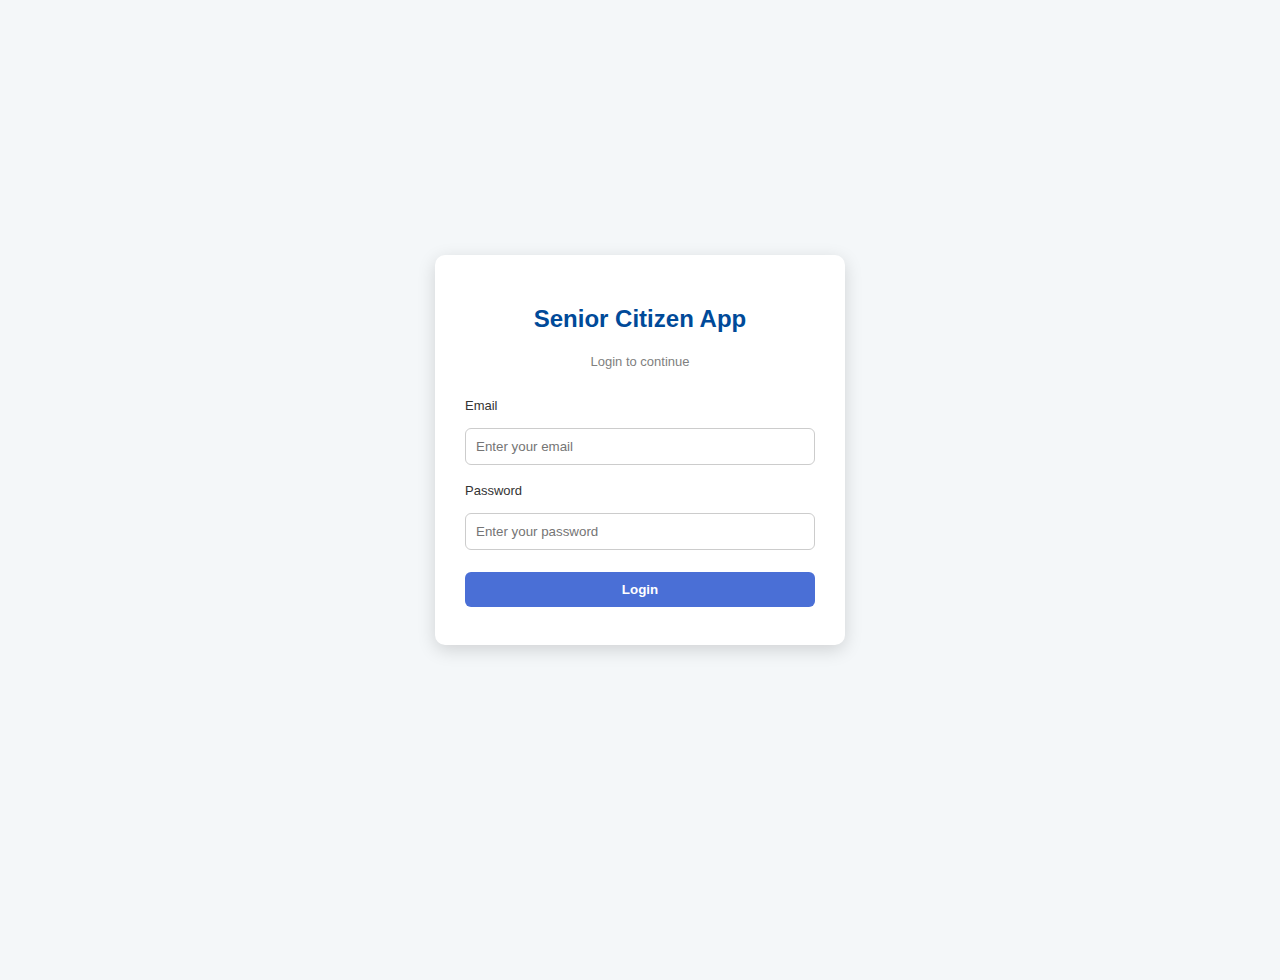
<file: index.html>
<!DOCTYPE html>
<html>
<head>
  <meta charset="UTF-8">
  <title>Senior Citizen App - Login</title>
  <link rel="stylesheet" href="styles.css">
<link rel="manifest" href="manifest.json">
<meta name="theme-color" content="#2e7d32">
<meta name="viewport" content="width=device-width, initial-scale=1">
<meta name="mobile-web-app-capable" content="yes">

</head>
<body>

  <div class="login-container">
    <h2>Senior Citizen App</h2>
    <p class="subtitle">Login to continue</p>

    <form id="loginForm">
      <div class="input-group">
        <label>Email</label>
        <input type="email" id="email" placeholder="Enter your email" required>
      </div>

      <div class="input-group">
        <label>Password</label>
        <input type="password" id="password" placeholder="Enter your password" required>
      </div>

      <button type="submit" class="btn">Login</button>
      <p id="msg"></p>
    </form>
  </div>
<script>
  if ("serviceWorker" in navigator) {
    navigator.serviceWorker.register("service-worker.js")
      .then(() => console.log("Service Worker Registered"))
      .catch(err => console.log("SW failed", err));
  }
</script>
  <script src="login.js"></script>
</body>
</html
</file>
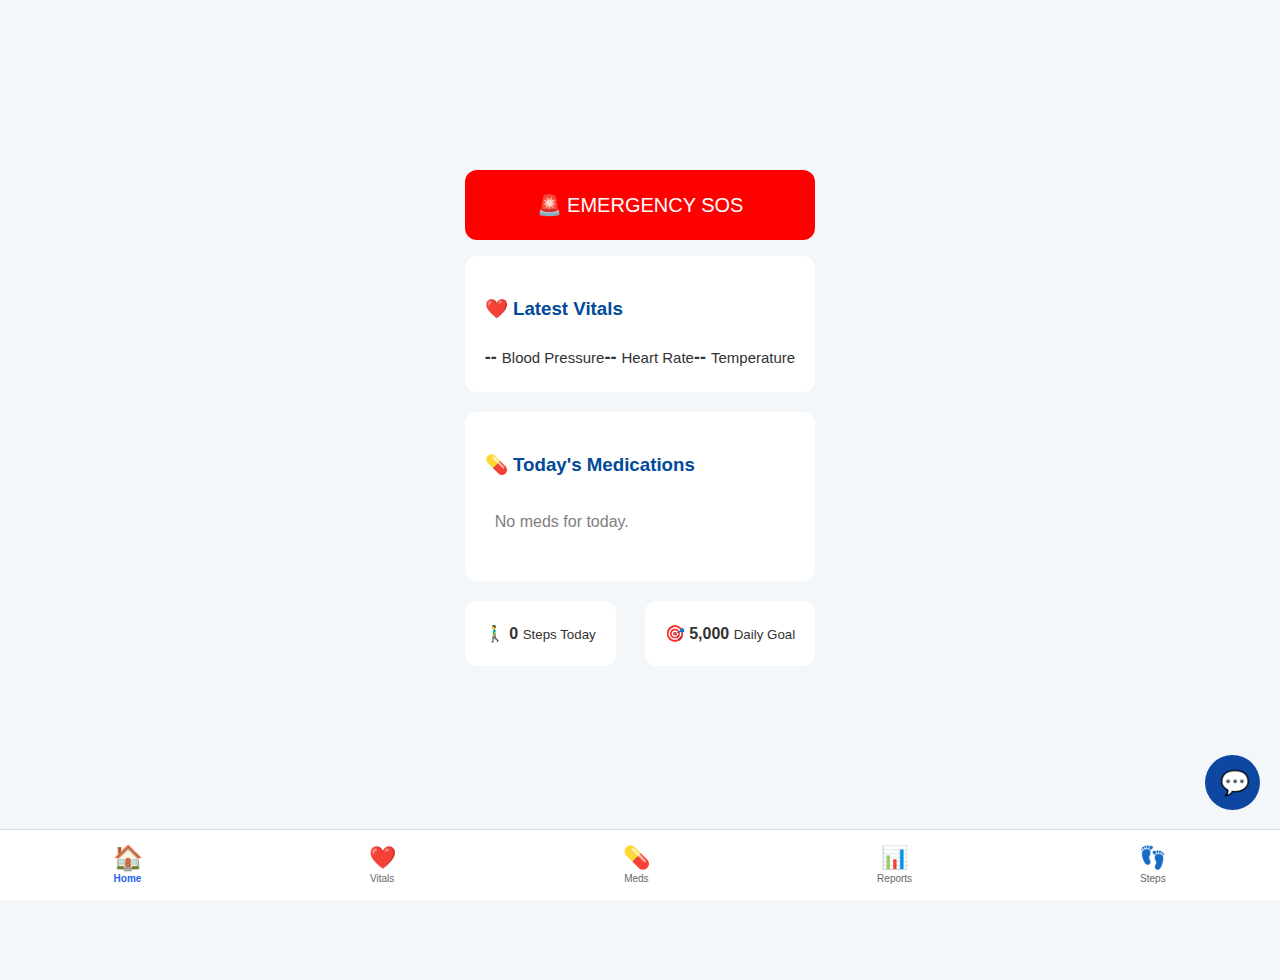
<file: dashboard.html>
<!DOCTYPE html>
<html lang="en">
<head>
    <meta charset="UTF-8">
    <meta name="viewport" content="width=device-width, initial-scale=1.0
    <title>Health Dashboard</title>
    <h2 id="welcomeText"></h2>
    <h3 id="dateText"></h3>
    <link rel="stylesheet" href="styles.css">
</head>
<nav class="bottom-nav"> 
        <button data-page="dashboard"> 
            <span>🏠</span> 
            <small>Home</small> 
        </button> 
        <button data-page="vitals"> 
            <span>❤️</span> 
            <small>Vitals</small> 
        </button> 
        <button data-page="medications"> 
            <span>💊</span> 
            <small>Meds</small> 
        </button> 
        <button data-page="reports"> 
            <span>📊</span> 
            <small>Reports</small> 
        </button> 
        <button data-page="steps"> 
            <span>👣</span> 
            <small>Steps</small> 
        </button> 
    </nav>
    <script src="bottom-nav.js"></script>
<body data-page="dashboard"> 
<div class="dashboard">

  <h2 id="welcomeText" class="welcome"></h2>
  <p class="date-text" id="todayDate"></p>

  <!-- SOS -->
  <button class="sos-btn" onclick="triggerSOS()">🚨 EMERGENCY SOS</button>

  <!-- Alerts -->
  <div id="alertsBox" class="card alert-card hidden">
    <h3>⚠ Active Alerts</h3>
    <div id="alertsList"></div>
  </div>

  <!-- Vitals -->
  <div class="card">
    <h3>❤️ Latest Vitals</h3>
    <div class="vitals-grid">
      <div>
        <strong id="dash-bp">--</strong>
        <small>Blood Pressure</small>
      </div>
      <div>
        <strong id="dash-hr">--</strong>
        <small>Heart Rate</small>
      </div>
      <div>
        <strong id="dash-temp">--</strong>
        <small>Temperature</small>
      </div>
    </div>
  </div>

  <!-- Medications -->
  <div class="card">
    <h3>💊 Today's Medications</h3>
    <div id="medList"></div>
  </div>

  <!-- Quick Stats -->
  <div class="stats-grid">
    <div class="card center">
      🚶‍♂️
      <strong id="stepsToday">0</strong>
      <small>Steps Today</small>
    </div>
    <div class="card center">
      🎯
      <strong id="stepGoal">5000</strong>
      <small>Daily Goal</small>
    </div>
  </div>

</div>

    <!-- Chatbot Floating Button -->
<button id="chatbot-toggle" class="chatbot-toggle">
  💬
</button>
<div id="chatbot-container" class="chatbot hidden"></div>
</body>
<script src="login.js"></script>
<script src="medications.js"></script>
<script src="vitals.js"></script>
<script src="steps.js"></script>
<script src="reports.js"></script>
<script src="chatbot.js"></script>
<script src="dashboard.js"></script>
</html>
</file>
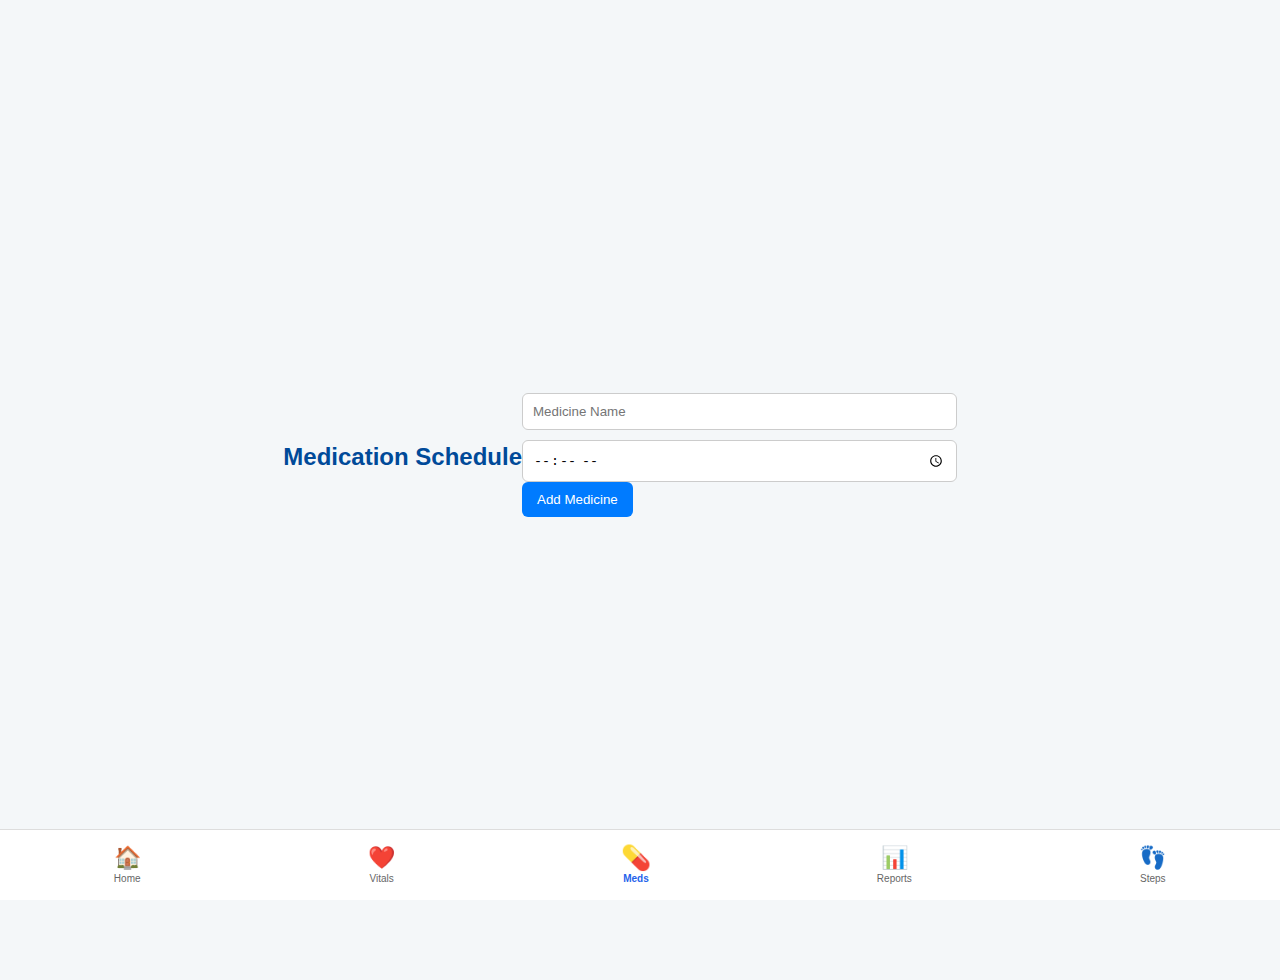
<file: medications.html>
<!DOCTYPE html>
<html lang="en">
<head>
  <meta charset="UTF-8">
  <title>Medication Schedule</title>
  <meta name="viewport" content="width=device-width, initial-scale=1.0" />
  <link rel="stylesheet" href="styles.css">
</head>
<nav class="bottom-nav">
  <button data-page="dashboard">
    <span>🏠</span>
    <small>Home</small>
  </button>
  <button data-page="vitals">
    <span>❤️</span>
    <small>Vitals</small>
  </button>
  <button data-page="medications">
    <span>💊</span>
    <small>Meds</small>
  </button>
  <button data-page="reports">
    <span>📊</span>
    <small>Reports</small>
  </button>
  <button data-page="steps">
    <span>👣</span>
    <small>Steps</small>
  </button>
</nav>
<script src="bottom-nav.js"></script>
<body data-page="medications">


<h2>Medication Schedule</h2>

<form id="medForm">
  <input type="text" id="medName" placeholder="Medicine Name" required>
  <input type="time" id="medTime" required>
  <button type="submit">Add Medicine</button>
</form>

<ul id="medList"></ul>
<script src="medications.js"></script>
</body>
</html>
</file>
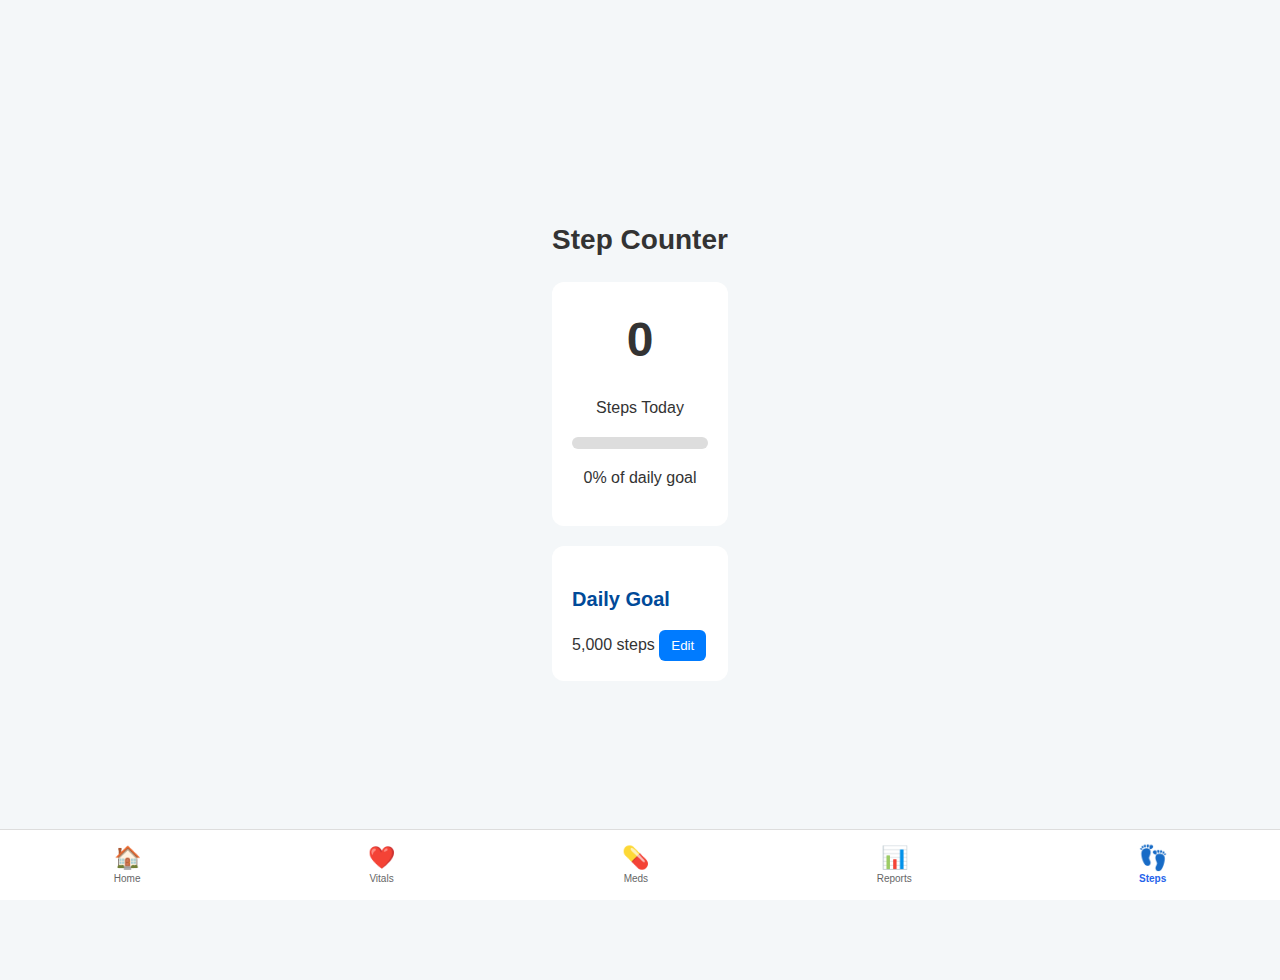
<file: pedometer.html>
<!DOCTYPE html>
<html lang="en">
<head>
    <meta charset="UTF-8">
    <title>Pedometer</title>
    <meta name="viewport" content="width=device-width, initial-scale=1.0" />
    <link rel="stylesheet" href="styles.css">
</head>
<nav class="bottom-nav"> 
        <button data-page="dashboard"> 
            <span>🏠</span> 
            <small>Home</small> 
        </button> 
        <button data-page="vitals"> 
            <span>❤️</span> 
            <small>Vitals</small> 
        </button> 
        <button data-page="medications"> 
            <span>💊</span> 
            <small>Meds</small> 
        </button> 
        <button data-page="reports"> 
            <span>📊</span> 
            <small>Reports</small> 
        </button> 
        <button data-page="steps"> 
            <span>👣</span> 
            <small>Steps</small> 
        </button> 
    </nav>
<script src="bottom-nav.js"></script>
<body data-page="steps">
<div class="page-container">
  <h1 class="page-title">Step Counter</h1>

  <div class="card center">
    <div class="big-number" id="todaySteps">0</div>
    <p class="muted">Steps Today</p>

    <div class="progress-bar">
      <div id="progressFill"></div>
    </div>

    <p id="progressText">0% of daily goal</p>
    <p id="goalStatus" class="success"></p>
  </div>

  <div class="card">
    <h2 class="card-title">Daily Goal</h2>

    <div class="goal-row">
      <span id="goalText">5000 steps</span>
      <button class="secondary-btn" onclick="editGoal()">Edit</button>
    </div>

    <div id="goalEdit" class="hidden">
      <input type="number" id="newGoal" min="1000" />
      <button class="primary-btn" onclick="saveGoal()">Save</button>
    </div>
  </div>
</div>
</body>
<script src="steps.js"></script>

</html>
</file>
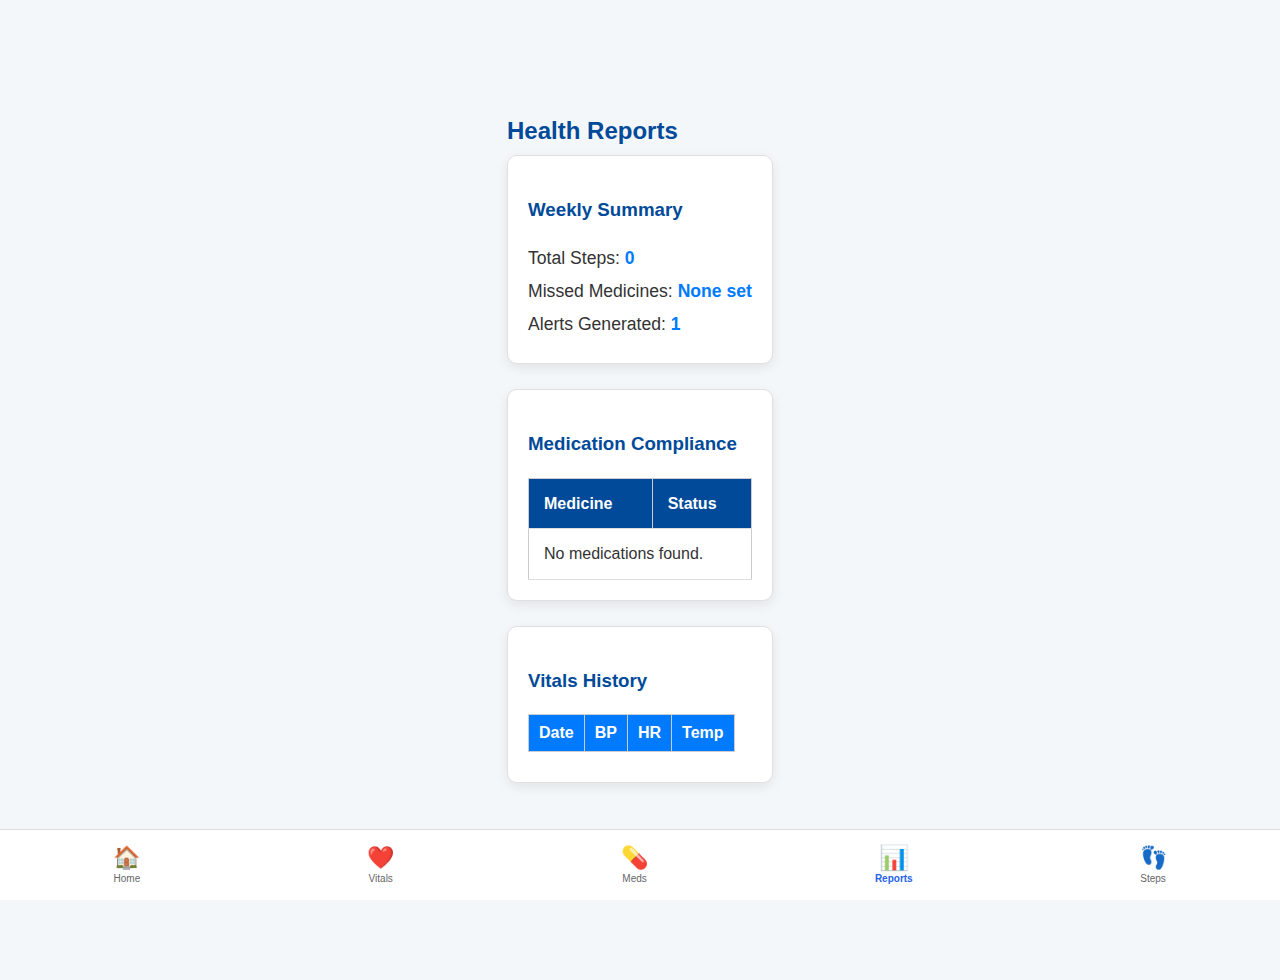
<file: reports.html>
<!DOCTYPE html>
<html lang="en">
<head>
  <meta charset="UTF-8">
  <title>Health Reports</title>
  <meta name="viewport" content="width=device-width, initial-scale=1.0" />
  <link rel="stylesheet" href="styles.css">

  <style>
    /* SIMPLE MOBILE CARD STYLE */
    @media screen and (max-width: 600px) {
      .container, .page-container {
        padding: 10px;
        width: 100%;
        box-sizing: border-box;
      }
      table thead { display: none; }
      table, tbody, tr, td { display: block; width: 100%; }
      tr {
        margin-bottom: 15px;
        background: #fff;
        border: 1px solid #ddd;
        border-radius: 8px;
        padding: 12px;
        box-shadow: 0 2px 4px rgba(0,0,0,0.05);
      }
      td {
        text-align: left;
        padding: 8px 0;
        border-bottom: 1px dotted #eee;
        display: flex;
        justify-content: space-between;
      }
      td:last-child { border-bottom: none; }
      td::before { font-weight: bold; color: #666; margin-right: 10px; }
    }
  </style>
</head>

<body data-page="reports">
  <nav class="bottom-nav">
    <button data-page="dashboard"><span>🏠</span><small>Home</small></button>
    <button data-page="vitals"><span>❤️</span><small>Vitals</small></button>
    <button data-page="medications"><span>💊</span><small>Meds</small></button>
    <button data-page="reports"><span>📊</span><small>Reports</small></button>
    <button data-page="steps"><span>👣</span><small>Steps</small></button>
  </nav>

  <div class="container">
    <h2>Health Reports</h2>
    
    <div class="report-section">
      <h3>Weekly Summary</h3>
      <p>Total Steps: <span id="weeklySteps">0</span></p>
      <p>Missed Medicines: <span id="missedMeds">0</span></p>
      <p>Alerts Generated: <span id="alertsCount">0</span></p>
    </div>

    <div class="report-card">
      <h3>Medication Compliance</h3>
      <table id="medTableContainer">
        <thead>
          <tr>
            <th>Medicine</th>
            <th>Status</th>
          </tr>
        </thead>
        <tbody id="medTable"></tbody>
      </table>
    </div>

    <div class="report-card">
      <h3>Vitals History</h3>
      <table id="vitalsTable">
        <thead>
          <tr>
            <th>Date</th>
            <th>BP</th>
            <th>HR</th>
            <th>Temp</th>
          </tr>
        </thead>
        <tbody></tbody>
      </table>
    </div>
  </div>
  <script src="bottom-nav.js"></script>
  <script src="reports.js"></script>
  <script src="vitals.js"></script>


</body>
</html>
</file>
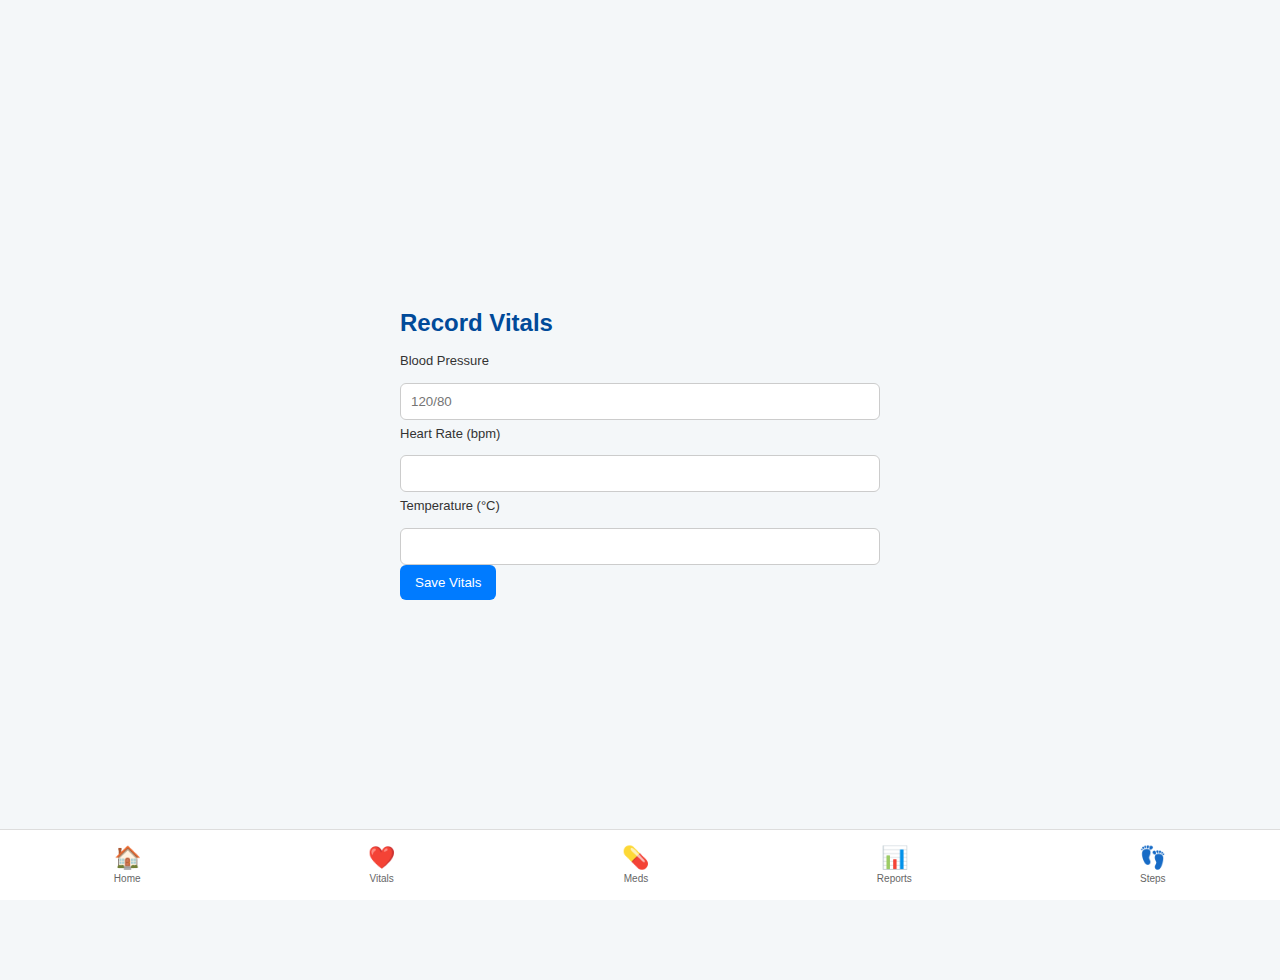
<file: vitals.html>
<!DOCTYPE html>
<html lang="en">
<head>
    <meta charset="UTF-8" />
    <title>Vitals</title>
    <meta name="viewport" content="width=device-width, initial-scale=1.0" />
    <link rel="stylesheet" href="styles.css" />
</head>
<body>
    <nav class="bottom-nav">
        <button data-page="dashboard">
            <span>🏠</span>
            <small>Home</small>
        </button>
        <button data-page="vitals">
            <span>❤️</span>
            <small>Vitals</small>
        </button>
        <button data-page="medications">
            <span>💊</span>
            <small>Meds</small>
        </button>
        <button data-page="reports">
            <span>📊</span>
            <small>Reports</small>
        </button>
        <button data-page="steps">
            <span>👣</span>
            <small>Steps</small>
        </button>
    </nav>
    
    <div class="page-container">
        <h2>Record Vitals</h2>
       <form id="vitalsForm">
  <label>Blood Pressure</label>
  <input type="text" id="bp" placeholder="120/80" required />

  <label>Heart Rate (bpm)</label>
  <input type="number" id="hr" required />

  <label>Temperature (°C)</label>
  <input type="number" step="0.1" id="temp" required />

  <button type="submit">Save Vitals</button>
</form>

<p id="statusMsg"></p>

    </div>
    <!-- Ensure your script tags are correctly referenced -->
    <script src="bottom-nav.js"></script>
    <script src="vitals.js"></script>
</body>
</html>
</file>
<file: styles.css>
/* login Part */ 
body { 
    font-family: Arial, sans-serif; 
    background: #f2f6fa; 
    display: flex; 
    justify-content: center; 
    align-items: center; 
    height: 100vh; 
    margin: 0; 
} 

.login-container { 
    background: #ffffff; 
    padding: 25px 30px; 
    border-radius: 10px; 
    width: 350px; 
    box-shadow: 0 5px 18px rgba(0,0,0,0.15); 
    text-align: center; 
} 

h2 { 
    margin-bottom: 5px; 
} 

.subtitle { 
    color: gray; 
    font-size: 13px; 
    margin-bottom: 20px; 
} 

.input-group { 
    text-align: left; 
    margin-bottom: 12px; 
} 

label { 
    font-size: 13px; 
} 

input { 
    width: 100%; 
    padding: 10px; 
    margin-top: 10px; 
    border: 1px solid #ccc; 
    border-radius: 6px;
    /* Added property */
    box-sizing: border-box; 
} 

.btn { 
    width: 100%; 
    padding: 10px; 
    margin-top: 10px; 
    border: none; 
    border-radius: 6px; 
    background: #4a6fd6; 
    color: white; 
    font-weight: bold; 
    cursor: pointer;
    /* Added property */
    box-sizing: border-box; 
} 

.btn:hover { 
    opacity: 0.9; 
} 

#msg { 
    margin-top: 10px; 
    font-size: 13px; 
} 
/* End Of Login */


/*Dashboard Part */
.dashboard {
  padding: 16px;
  padding-bottom: 80px;
}

.title {
  text-align: center;
  margin-bottom: 12px;
}

.card {
  background: white;
  border-radius: 12px;
  padding: 16px;
  margin-bottom: 12px;
}

.sos-btn {
  width: 100%;
  height: 70px;
  background: red;
  color: white;
  font-size: 20px;
  border-radius: 12px;
  border: none;
  margin-bottom: 16px;
}

.alert-card {
  background: #fee2e2;
  color: #991b1b;
}

body {
  font-family: Arial, sans-serif;
  margin: 0;
  background: #f9fafb;
}


.vitals-grid {
  display: flex;
  justify-content: space-around;
  margin-top: 12px;
  font-size: 18px;
}

.stats-grid {
  display: flex;
  justify-content: space-between;
  gap: 16px;
  margin-top: 16px;
}

.med-item {
  padding: 8px 0;
  border-bottom: 1px solid #ddd;
}

.alert {
  padding: 10px;
  border-radius: 8px;
  margin-bottom: 10px;
  color: white;
}

.alert.emergency {
  background-color: #dc2626;
}
.alert.warning {
  background-color: #f59e0b;
}
.alert.info {
  background-color: #3b82f6;
}


.info {
    margin-top: 15px;
    font-size: 14px;
    color: #666;
}

/* Dasboard Tamam*/


/*Bottom Navigation*/
.bottom-nav {
  position: fixed;
  bottom: 0;
  left: 0;
  right: 0;
  height: 70px;
  background: #ffffff;
  border-top: 1px solid #ddd;
  display: flex;
  justify-content: space-around;
  align-items: center;
  z-index: 1000;
}

.bottom-nav button {
  background: none;
  border: none;
  text-align: center;
  font-size: 12px;
  color: #666;
  cursor: pointer;
}

.bottom-nav button span {
  font-size: 22px;
  display: block;
}

.bottom-nav button.active {
  color: #2563eb;
  font-weight: bold;
}

.bottom-nav button.active span {
  transform: scale(1.1);
}


/*Report Paage*/
.report-card {
  background: #f4f6f8;
  padding: 15px;
  margin: 15px 0;
  border-radius: 8px;
}

table {
  width: 100%;
  border-collapse: collapse;
}

th, td {
  border: 1px solid #ccc;
  padding: 8px;
  text-align: center;
}

button {
  padding: 10px 15px;
  background-color: #007bff;
  color: white;
  border: none;
  border-radius: 6px;
}


/*  VITALS PAGE  */

.vitals-page {
  padding: 20px;
  max-width: 480px;
  margin: auto;
}

.page-title {
  text-align: center;
  font-size: 28px;
  font-weight: bold;
  margin-bottom: 20px;
}

.vitals-card {
  background: #ffffff;
  padding: 25px;
  border-radius: 14px;
  box-shadow: 0 6px 18px rgba(0,0,0,0.08);
}

.section-title {
  font-size: 20px;
  margin-bottom: 15px;
}

.form-group {
  margin-bottom: 18px;
}

.form-group label {
  display: block;
  font-size: 16px;
  font-weight: 600;
  margin-bottom: 6px;
}

.form-group input {
  width: 100%;
  height: 48px;
  font-size: 18px;
  padding: 10px;
  border-radius: 10px;
  border: 1.5px solid #ccc;
}

.form-group input:focus {
  outline: none;
  border-color: #2563eb;
}

.form-group small {
  display: block;
  margin-top: 6px;
  color: #666;
  font-size: 13px;
}

.primary-btn {
  width: 100%;
  height: 54px;
  background: #2563eb;
  color: white;
  font-size: 18px;
  font-weight: bold;
  border: none;
  border-radius: 12px;
  cursor: pointer;
}

.primary-btn:hover {
  background: #1e4fd8;
}


/*Pedometer*/

body {
  font-family: Arial, sans-serif;
  background: #f5f7fb;
  margin: 0;
}

.page-container {
  padding: 20px;
  max-width: 480px;
  margin: auto;
}

.page-title {
  text-align: center;
  font-size: 28px;
  margin-bottom: 20px;
}

.card {
  background: white;
  padding: 20px;
  border-radius: 12px;
  margin-bottom: 20px;
}

.center {
  text-align: center;
}

.card-title {
  font-size: 20px;
  margin-bottom: 15px;
}

.form input {
  width: 100%;
  padding: 12px;
  margin-top: 6px;
  margin-bottom: 12px;
  border-radius: 8px;
  border: 1px solid #ccc;
}

.primary-btn {
  width: 100%;
  padding: 14px;
  background: #2563eb;
  color: white;
  border: none;
  border-radius: 10px;
  font-size: 16px;
}

.secondary-btn {
  padding: 8px 12px;
}

.info-box {
  background: #e0ebff;
  padding: 15px;
  border-radius: 10px;
}

.big-number {
  font-size: 48px;
  font-weight: bold;
}

.progress-bar {
  background: #ddd;
  border-radius: 10px;
  height: 12px;
  margin: 10px 0;
}

#progressFill {
  background: #2563eb;
  height: 12px;
  width: 0%;
  border-radius: 10px;
}

.hidden {
  display: none;
}

.success {
  color: green;
  font-weight: bold;
}

/* Chatbot Styles */
.chatbot-toggle {
  position: fixed;
  bottom: 90px;
  right: 20px;
  background: #0d47a1; 
  color: white;
  border: none;
  border-radius: 50%;
  width: 55px;
  height: 55px;
  font-size: 24px;
  cursor: pointer;
  z-index: 999;
}

.chatbot {
  position: fixed;
  bottom: 160px;
  right: 20px;
  width: 300px;
  background: #333333; /* Dark background for the chat window */
  border-radius: 12px;
  box-shadow: 0 10px 30px rgba(0,0,0,0.4); /* Slightly darker shadow */
  z-index: 999;
}

.hidden {
  display: none;
}

.chatbot-header {
  background: #1a237e; /* Darker header color */
  color: white;
  padding: 10px;
  display: flex;
  justify-content: space-between;
  border-radius: 12px 12px 0 0;
}

.chatbot-body {
  padding: 12px;
}

.chat-option {
  width: 100%;
  margin-top: 8px;
  padding: 8px;
  background: #444444; /* Darker option background */
  color: white; /* Added color for readability on dark background */




/*Reports updated ui*/
    
  border: none;
  border-radius: 6px;
  cursor: pointer;
}

.chat-option:hover {
  background: #555555; /* Darker option hover state */
}

.bot-msg {
  font-size: 14px;
  margin-bottom: 10px;
  color: #eeeeee; /* Added light color for message readability */
}
/* End of Chatbot */

/* Reports ka Vitals Table */
#vitalsTable {
  width: auto; 
  max-width: 100%;
  border-collapse: collapse;
  margin: 10px 0;
  table-layout: auto; /* Let columns fit content */
}

#vitalsTable th, #vitalsTable td {
  border: 1px solid #ccc;
  padding: 5px 10px;
  text-align: left;
  white-space: nowrap; /* prevent stretching */
}

#vitalsTable th {
  background-color: #007bff;
}

/* End of Vitals Table */
/*Updated ui for Reports*/
@media screen and (max-width: 600px) {
  /* 1. Hide the horizontal header row */
  table thead {
    display: none;
  }

  /* 2. Turn each row into a distinct "card" */
  table tr {
    display: block;
    border: 1px solid #ddd;
    margin-bottom: 15px;
    border-radius: 8px;
    padding: 10px;
    background: #fff;
    box-shadow: 0 2px 4px rgba(0,0,0,0.1);
  }

  /* 3. Make each data cell stack vertically */
  table td {
    display: block;
    text-align: left;
    padding: 5px 0;
    border-bottom: 1px solid #eee;
  }

  /* Remove the border from the last item in the "card" */
  table td:last-child {
    border-bottom: none;
  }
}

/*Reports*/

/* --- Global Resets & Base Styles --- */
body {
    font-family: 'Segoe UI', Tahoma, Geneva, Verdana, sans-serif;
    background-color: #f4f7f9;
    margin: 0;
    padding: 0 0 80px 0; /* Add padding for the fixed bottom nav */
    color: #333;
    line-height: 1.6;
}

.container {
    max-width: 900px;
    margin: 20px auto;
    padding: 0 15px;
}

h2, h3 {
    color: #004a99; /* Darker blue used here */
}

/* --- Report Card Styling --- */
.report-card, .report-section {
    background: #fff;
    padding: 20px;
    border-radius: 10px;
    box-shadow: 0 4px 12px rgba(0,0,0,0.08);
    margin-bottom: 25px;
    border: 1px solid #e0e0e0;
}

.report-section p {
    margin: 5px 0;
    font-size: 1.1rem;
}

.report-section span {
    font-weight: bold;
    color: #007bff;
}

/* --- Table Styling --- */
table {
    width: 100%;
    border-collapse: collapse;
    margin-top: 15px;
}

th, td {
    padding: 12px 15px;
    text-align: left;
    border-bottom: 1px solid #ddd;
}

/* **UPDATED RULE:** This selector now uses the desired dark blue background */
thead th {
    background-color: #004a99; /* Changed to a dark blue color */
    color: white;
    font-weight: 600;
}

tbody tr:nth-of-type(even) {
    background-color: #f9f9f9;
}

tbody tr:hover {
    background-color: #f1f1f1;
}

/* Status Pill Styling (for "Scheduled" etc.) */
.status-pill {
    padding: 5px 12px;
    border-radius: 20px;
    font-size: 0.85rem;
    font-weight: bold;
}

.status-taken {
    background-color: #e0f7fa;
    color: #00796b;
}



/* --- Mobile Specific Styles (as requested in original HTML) --- */
@media screen and (max-width: 600px) {
    .container {
        padding: 10px;
        width: 100%;
        box-sizing: border-box;
    }

    /* Hide horizontal table headers on mobile */
    table thead {
        display: none;
    }

    /* Turn each table row into a 'Card' */
    table, tbody, tr, td {
        display: block;
        width: 100%;
    }

    tr {
        margin-bottom: 15px;
        background: #fff;
        border: 1px solid #ddd;
        border-radius: 8px;
        padding: 12px;
        box-shadow: 0 2px 4px rgba(0,0,0,0.05);
    }

    /* Make each cell stack vertically with a label */
    td {
        text-align: left;
        padding: 8px 0;
        border-bottom: 1px dotted #eee;
        display: flex;
        justify-content: space-between;
        align-items: center;
    }

    td:last-child {
        border-bottom: none;
    }

    /* Add labels manually for the data from the table header */
    #medTable td:nth-of-type(1)::before { content: "Medicine"; }
    #medTable td:nth-of-type(2)::before { content: "Status"; }
    #vitalsTable td:nth-of-type(1)::before { content: "Date"; }
    #vitalsTable td:nth-of-type(2)::before { content: "BP"; }
    #vitalsTable td:nth-of-type(3)::before { content: "HR"; }
    #vitalsTable td:nth-of-type(4)::before { content: "Temp"; }
}
</file>
